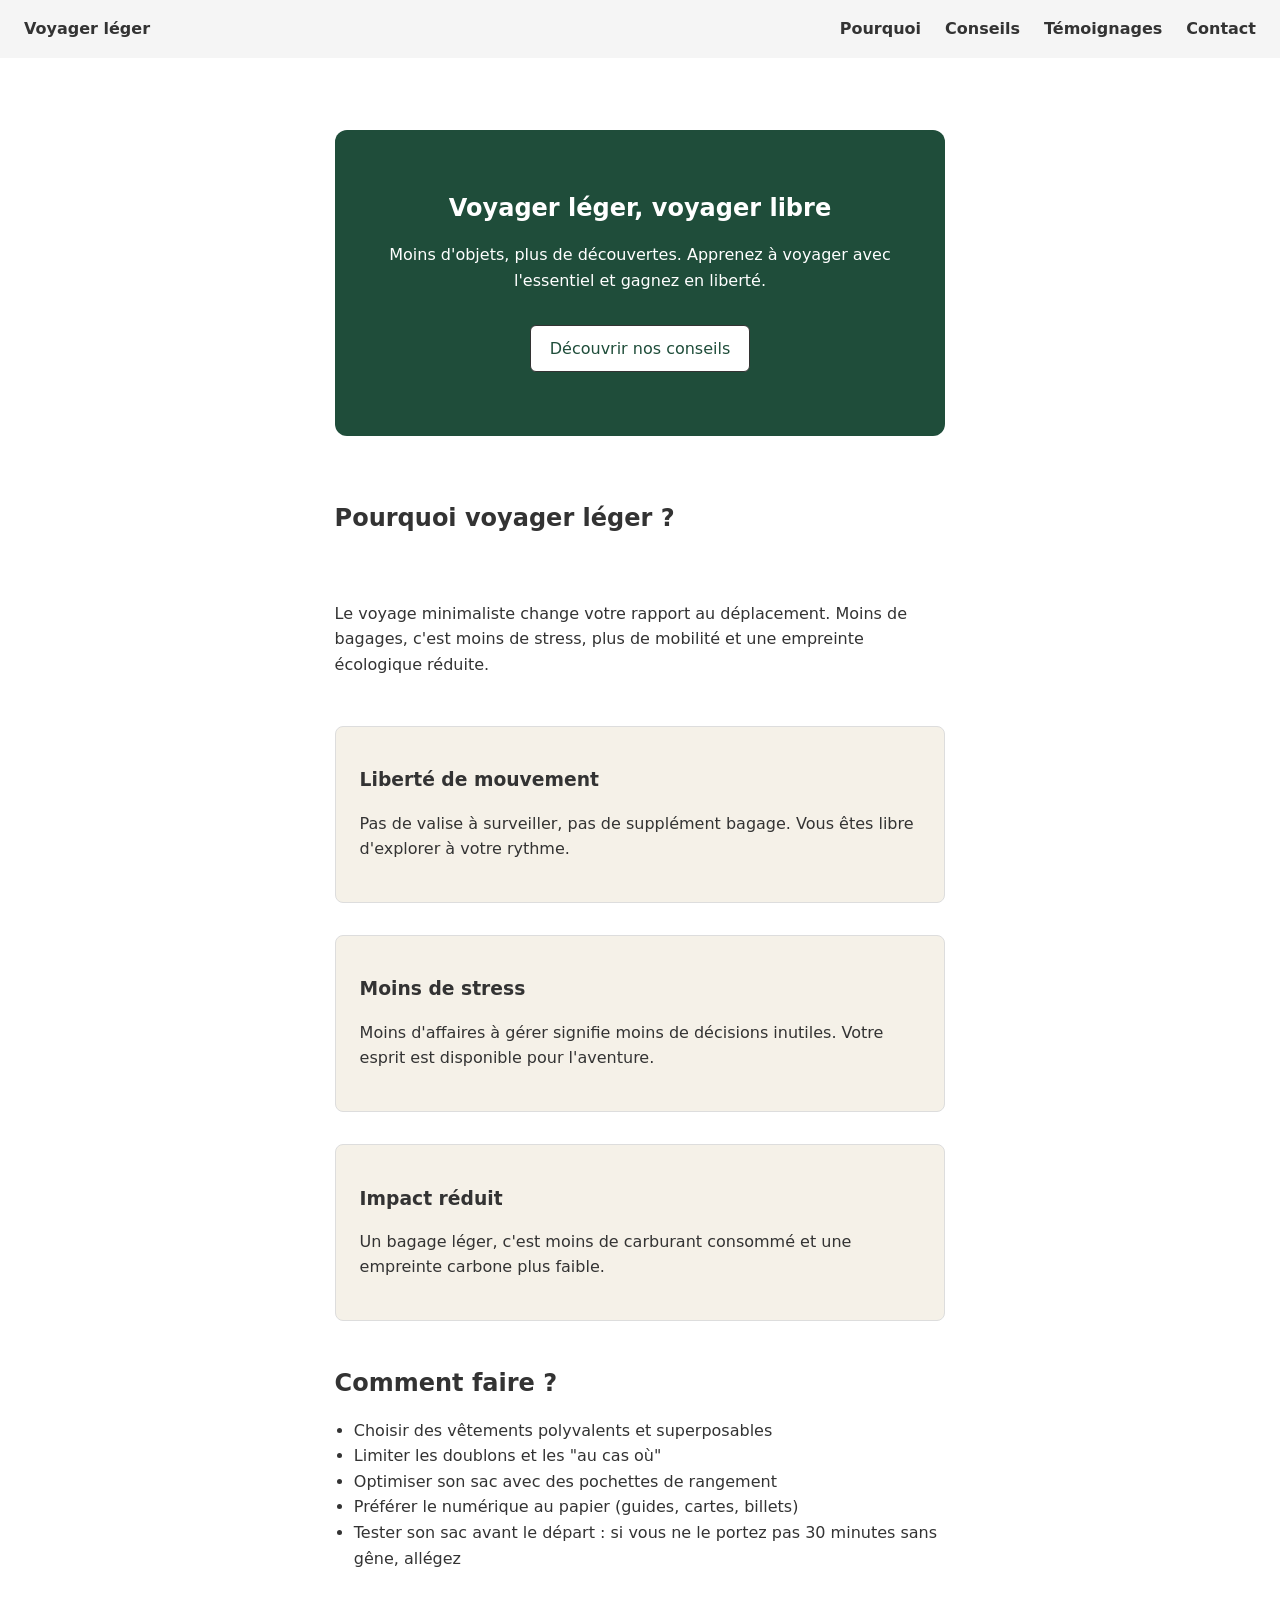
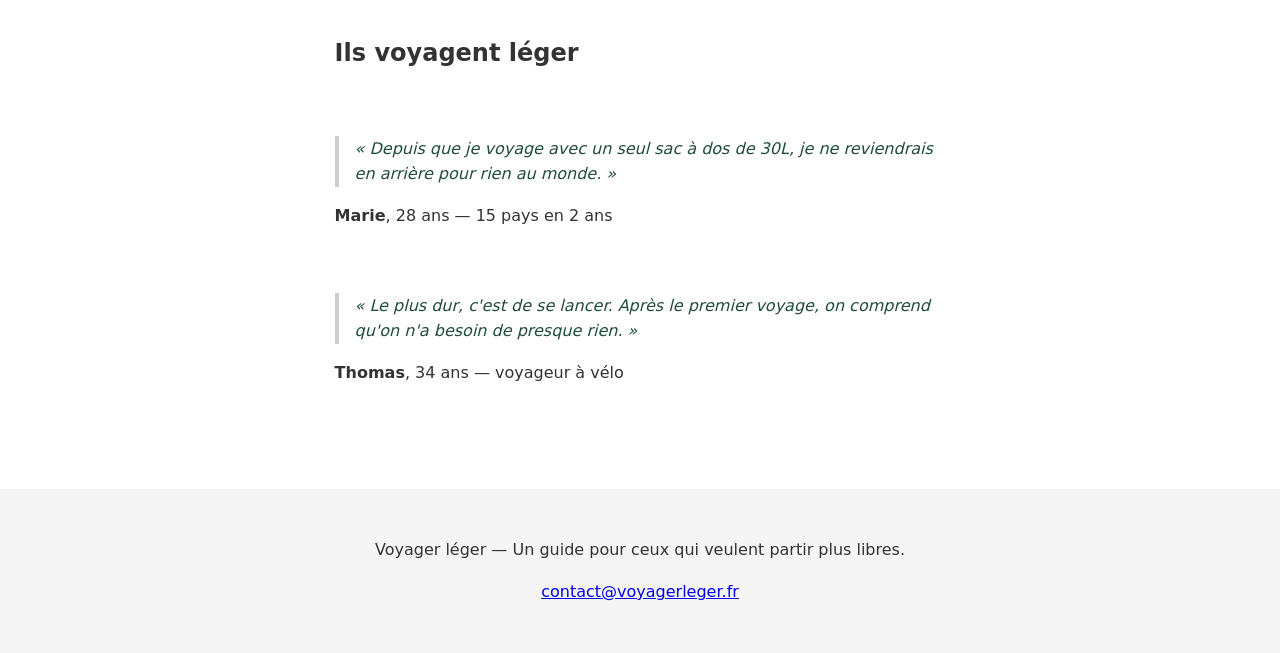
<file: TD2/index.html>
<!DOCTYPE html>
<html lang="fr">
<head>
  <meta charset="UTF-8">
  <meta name="viewport" content="width=device-width, initial-scale=1.0">
  <title>Voyager léger — Guide du voyage minimaliste</title>
  <link rel="stylesheet" href="style.css">
</head>
<body>

  <header>
    <nav>
      <a href="#" class="logo">Voyager léger</a>
      <ul>
        <li><a href="#pourquoi">Pourquoi</a></li>
        <li><a href="#conseils">Conseils</a></li>
        <li><a href="#temoignages">Témoignages</a></li>
        <li><a href="#contact">Contact</a></li>
      </ul>
    </nav>
  </header>

  <main>

    <section class="hero">
      <h1>Voyager léger, voyager libre</h1>
      <p>Moins d'objets, plus de découvertes. Apprenez à voyager avec l'essentiel et gagnez en liberté.</p>
      <a href="#conseils">Découvrir nos conseils</a>
    </section>

    <section id="pourquoi">
      <h2>Pourquoi voyager léger ?</h2>
      <p>Le voyage minimaliste change votre rapport au déplacement. Moins de bagages, c'est moins de stress, plus de mobilité et une empreinte écologique réduite.</p>

      <article>
        <h3>Liberté de mouvement</h3>
        <p>Pas de valise à surveiller, pas de supplément bagage. Vous êtes libre d'explorer à votre rythme.</p>
      </article>

      <article>
        <h3>Moins de stress</h3>
        <p>Moins d'affaires à gérer signifie moins de décisions inutiles. Votre esprit est disponible pour l'aventure.</p>
      </article>

      <article>
        <h3>Impact réduit</h3>
        <p>Un bagage léger, c'est moins de carburant consommé et une empreinte carbone plus faible.</p>
      </article>
    </section>

    <section id="conseils">
      <h2>Comment faire ?</h2>
      <ul>
        <li>Choisir des vêtements polyvalents et superposables</li>
        <li>Limiter les doublons et les "au cas où"</li>
        <li>Optimiser son sac avec des pochettes de rangement</li>
        <li>Préférer le numérique au papier (guides, cartes, billets)</li>
        <li>Tester son sac avant le départ : si vous ne le portez pas 30 minutes sans gêne, allégez</li>
      </ul>
    </section>

    <section id="temoignages">
      <h2>Ils voyagent léger</h2>

      <article>
        <blockquote>
          <p>« Depuis que je voyage avec un seul sac à dos de 30L, je ne reviendrais en arrière pour rien au monde. »</p>
        </blockquote>
        <p><strong>Marie</strong>, 28 ans — 15 pays en 2 ans</p>
      </article>

      <article>
        <blockquote>
          <p>« Le plus dur, c'est de se lancer. Après le premier voyage, on comprend qu'on n'a besoin de presque rien. »</p>
        </blockquote>
        <p><strong>Thomas</strong>, 34 ans — voyageur à vélo</p>
      </article>
    </section>

  </main>

  <footer id="contact">
    <p>Voyager léger — Un guide pour ceux qui veulent partir plus libres.</p>
    <p><a href="mailto:contact@voyagerleger.fr">contact@voyagerleger.fr</a></p>
  </footer>

</body>
</html>
</file>
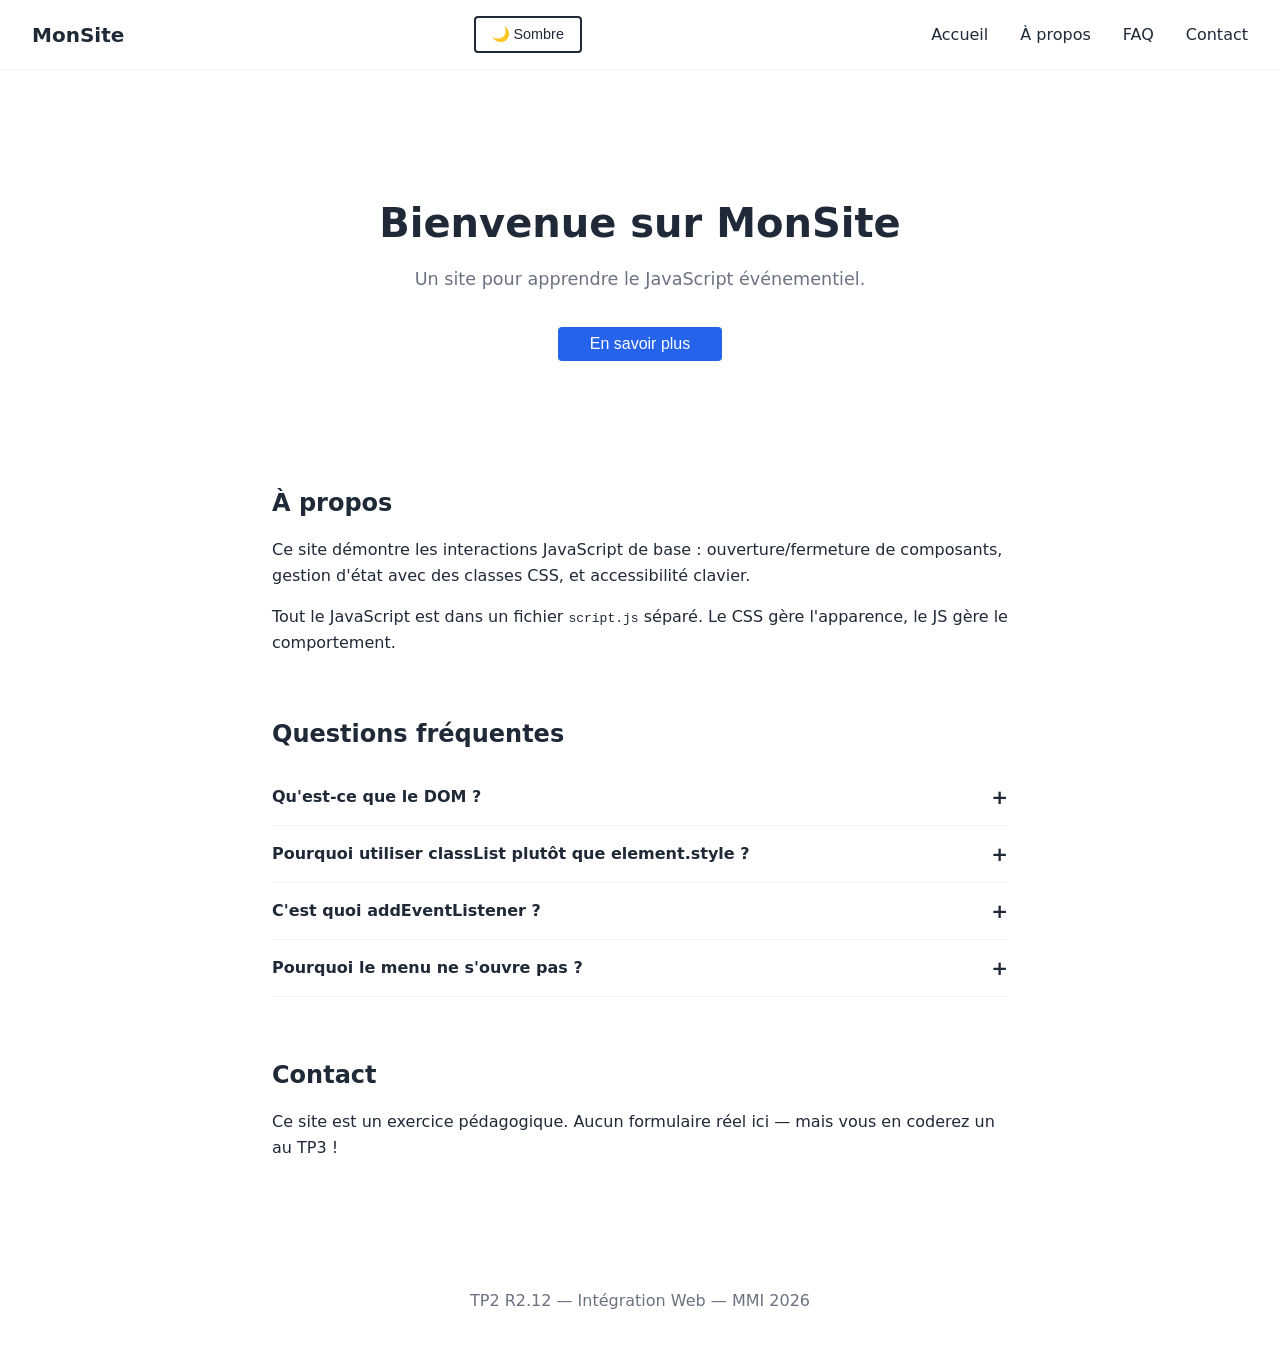
<file: TP2/index.html>
<!DOCTYPE html>
<html lang="fr">
<head>
  <meta charset="UTF-8">
  <meta name="viewport" content="width=device-width, initial-scale=1.0">
  <title>TP2 — JavaScript événementiel</title>
  <style>
    /* ================================
       VARIABLES
       ================================ */
    :root {
      --color-primary: #2563eb;
      --color-text: #1f2937;
      --color-text-light: #6b7280;
      --color-bg: #ffffff;
      --color-bg-alt: #f3f4f6;
      --color-overlay: rgba(0, 0, 0, 0.5);
      --font-base: system-ui, -apple-system, sans-serif;
      --space-sm: 0.5rem;
      --space-md: 1rem;
      --space-lg: 2rem;
      --space-xl: 4rem;
    }

    /* ================================
       THÈME SOMBRE (bonus)
       ================================ */
    .dark {
      --color-primary: #60a5fa;
      --color-text: #e5e7eb;
      --color-text-light: #9ca3af;
      --color-bg: #111827;
      --color-bg-alt: #1f2937;
      --color-overlay: rgba(0, 0, 0, 0.7);
    }

    /* ================================
       BASE
       ================================ */
    *, *::before, *::after {
      box-sizing: border-box;
    }

    body {
      font-family: var(--font-base);
      line-height: 1.6;
      color: var(--color-text);
      background-color: var(--color-bg);
      margin: 0;
      transition: background-color 0.3s, color 0.3s;
    }

    h1, h2, h3 { line-height: 1.2; }

    a {
      color: var(--color-primary);
      text-decoration: none;
    }

    a:hover { text-decoration: underline; }

    /* ================================
       HEADER + NAVIGATION
       ================================ */
    header {
      display: flex;
      justify-content: space-between;
      align-items: center;
      padding: var(--space-md) var(--space-lg);
      border-bottom: 1px solid var(--color-bg-alt);
    }

    .logo {
      font-weight: bold;
      font-size: 1.25rem;
      color: var(--color-text);
      text-decoration: none;
    }

    .header-right {
      display: flex;
      align-items: center;
      gap: var(--space-md);
    }

    /* Bouton menu burger */
    .menu-btn {
      display: none;
      background: none;
      border: 2px solid var(--color-text);
      border-radius: 0.25rem;
      color: var(--color-text);
      font-size: 1.25rem;
      padding: var(--space-sm);
      cursor: pointer;
      line-height: 1;
    }

    /* Bouton thème */
    #theme-toggle {
      background: none;
      border: 2px solid var(--color-text);
      border-radius: 0.25rem;
      color: var(--color-text);
      padding: var(--space-sm) var(--space-md);
      cursor: pointer;
      font-size: 0.9rem;
    }

    /* Navigation */
    .menu ul {
      display: flex;
      gap: var(--space-lg);
      list-style: none;
      padding: 0;
      margin: 0;
    }

    .menu a {
      color: var(--color-text);
      font-weight: 500;
    }

    /* Mobile : menu caché par défaut */
    @media (max-width: 640px) {
      .menu-btn {
        display: block;
      }

      .menu {
        display: none;
        position: absolute;
        top: 100%;
        left: 0;
        right: 0;
        background: var(--color-bg);
        border-bottom: 1px solid var(--color-bg-alt);
        padding: var(--space-md) var(--space-lg);
        z-index: 10;
      }

      .menu.is-open {
        display: block;
      }

      .menu ul {
        flex-direction: column;
        gap: var(--space-md);
      }

      header {
        position: relative;
      }
    }

    /* ================================
       MAIN
       ================================ */
    main {
      max-width: 800px;
      margin: 0 auto;
      padding: var(--space-lg);
    }

    section {
      margin-bottom: var(--space-xl);
    }

    /* ================================
       HERO
       ================================ */
    .hero {
      text-align: center;
      padding: var(--space-xl) 0;
    }

    .hero h1 {
      font-size: 2.5rem;
      margin-bottom: var(--space-sm);
    }

    .hero p {
      color: var(--color-text-light);
      font-size: 1.1rem;
    }

    /* ================================
       BOUTON MODALE
       ================================ */
    .modal-open {
      background-color: var(--color-primary);
      color: white;
      border: none;
      padding: var(--space-sm) var(--space-lg);
      border-radius: 0.25rem;
      font-size: 1rem;
      cursor: pointer;
      margin-top: var(--space-md);
    }

    .modal-open:hover {
      opacity: 0.9;
    }

    /* ================================
       MODALE
       ================================ */
    .modal {
      display: none;
      position: fixed;
      top: 0;
      left: 0;
      width: 100%;
      height: 100%;
      background: var(--color-overlay);
      z-index: 100;
      justify-content: center;
      align-items: center;
    }

    .modal.is-visible {
      display: flex;
    }

    .modal-content {
      background: var(--color-bg);
      border-radius: 0.5rem;
      padding: var(--space-lg);
      max-width: 500px;
      width: 90%;
      position: relative;
    }

    .modal-content h2 {
      margin-top: 0;
    }

    .modal-close {
      position: absolute;
      top: var(--space-md);
      right: var(--space-md);
      background: none;
      border: none;
      font-size: 1.5rem;
      cursor: pointer;
      color: var(--color-text);
      line-height: 1;
    }

    /* ================================
       ACCORDÉON FAQ
       ================================ */
    .faq-item {
      border-bottom: 1px solid var(--color-bg-alt);
    }

    .faq-question {
      width: 100%;
      background: none;
      border: none;
      text-align: left;
      padding: var(--space-md) 0;
      font-size: 1rem;
      font-weight: 600;
      color: var(--color-text);
      cursor: pointer;
      display: flex;
      justify-content: space-between;
      align-items: center;
      font-family: var(--font-base);
    }

    .faq-question::after {
      content: '+';
      font-size: 1.25rem;
      transition: transform 0.2s;
    }

    .faq-answer {
      display: none;
      padding: 0 0 var(--space-md) 0;
      color: var(--color-text-light);
    }

    .faq-answer.is-visible {
      display: block;
    }

    /* ================================
       FOCUS VISIBLE
       ================================ */
    :focus-visible {
      outline: 2px solid var(--color-primary);
      outline-offset: 2px;
    }
  </style>
</head>
<body>

  <!-- ================================
       HEADER + NAVIGATION
       ================================ -->
  <header>
    <a href="#" class="logo">MonSite</a>
    <div class="header-right">
      <button id="theme-toggle">🌙 Sombre</button>
      <button class="menu-btn" aria-expanded="false">☰</button>
    </div>
    <nav class="menu">
      <ul>
        <li><a href="#accueil">Accueil</a></li>
        <li><a href="#apropos">À propos</a></li>
        <li><a href="#faq">FAQ</a></li>
        <li><a href="#contact">Contact</a></li>
      </ul>
    </nav>
  </header>

  <main>

    <!-- ================================
         HERO + BOUTON MODALE
         ================================ -->
    <section id="accueil" class="hero">
      <h1>Bienvenue sur MonSite</h1>
      <p>Un site pour apprendre le JavaScript événementiel.</p>
      <button class="modal-open">En savoir plus</button>
    </section>

    <!-- ================================
         MODALE
         ================================ -->
    <div class="modal" aria-hidden="true">
      <div class="modal-content">
        <button class="modal-close">✕</button>
        <h2>À propos de ce site</h2>
        <p>Ce site est un exercice du TP2 R2.12. Il sert de support pour apprendre à manipuler le DOM avec JavaScript.</p>
        <p>Vous allez coder le menu burger, cette modale, et l'accordéon FAQ en JavaScript pur.</p>
      </div>
    </div>

    <!-- ================================
         SECTION À PROPOS
         ================================ -->
    <section id="apropos">
      <h2>À propos</h2>
      <p>Ce site démontre les interactions JavaScript de base : ouverture/fermeture de composants, gestion d'état avec des classes CSS, et accessibilité clavier.</p>
      <p>Tout le JavaScript est dans un fichier <code>script.js</code> séparé. Le CSS gère l'apparence, le JS gère le comportement.</p>
    </section>

    <!-- ================================
         ACCORDÉON FAQ
         ================================ -->
    <section id="faq">
      <h2>Questions fréquentes</h2>

      <div class="faq-item">
        <button class="faq-question">Qu'est-ce que le DOM ?</button>
        <div class="faq-answer">
          <p>Le DOM (Document Object Model) est la représentation de la page Web en mémoire. JavaScript peut le lire et le modifier pour créer des interactions.</p>
        </div>
      </div>

      <div class="faq-item">
        <button class="faq-question">Pourquoi utiliser classList plutôt que element.style ?</button>
        <div class="faq-answer">
          <p>Parce que le JavaScript gère le comportement et le CSS gère l'apparence. En utilisant classList, on garde chaque responsabilité à sa place.</p>
        </div>
      </div>

      <div class="faq-item">
        <button class="faq-question">C'est quoi addEventListener ?</button>
        <div class="faq-answer">
          <p>C'est la méthode qui permet de dire au navigateur : "quand tel événement arrive sur cet élément, exécute ce code". C'est le cœur du JavaScript événementiel.</p>
        </div>
      </div>

      <div class="faq-item">
        <button class="faq-question">Pourquoi le menu ne s'ouvre pas ?</button>
        <div class="faq-answer">
          <p>Probablement parce que le fichier script.js n'est pas encore lié, ou parce que le JavaScript n'est pas encore écrit. C'est votre mission !</p>
        </div>
      </div>
    </section>

    <!-- ================================
         CONTACT
         ================================ -->
    <section id="contact">
      <h2>Contact</h2>
      <p>Ce site est un exercice pédagogique. Aucun formulaire réel ici — mais vous en coderez un au TP3 !</p>
    </section>

  </main>

  <footer>
    <p style="text-align: center; padding: 1rem; color: var(--color-text-light);">TP2 R2.12 — Intégration Web — MMI 2026</p>
  </footer>

  <!-- ================================
       JAVASCRIPT : à vous de jouer !
       Créez un fichier script.js et liez-le ici.
       ================================ -->
  <script src="script.js" defer></script>

</body>
</html>
</file>
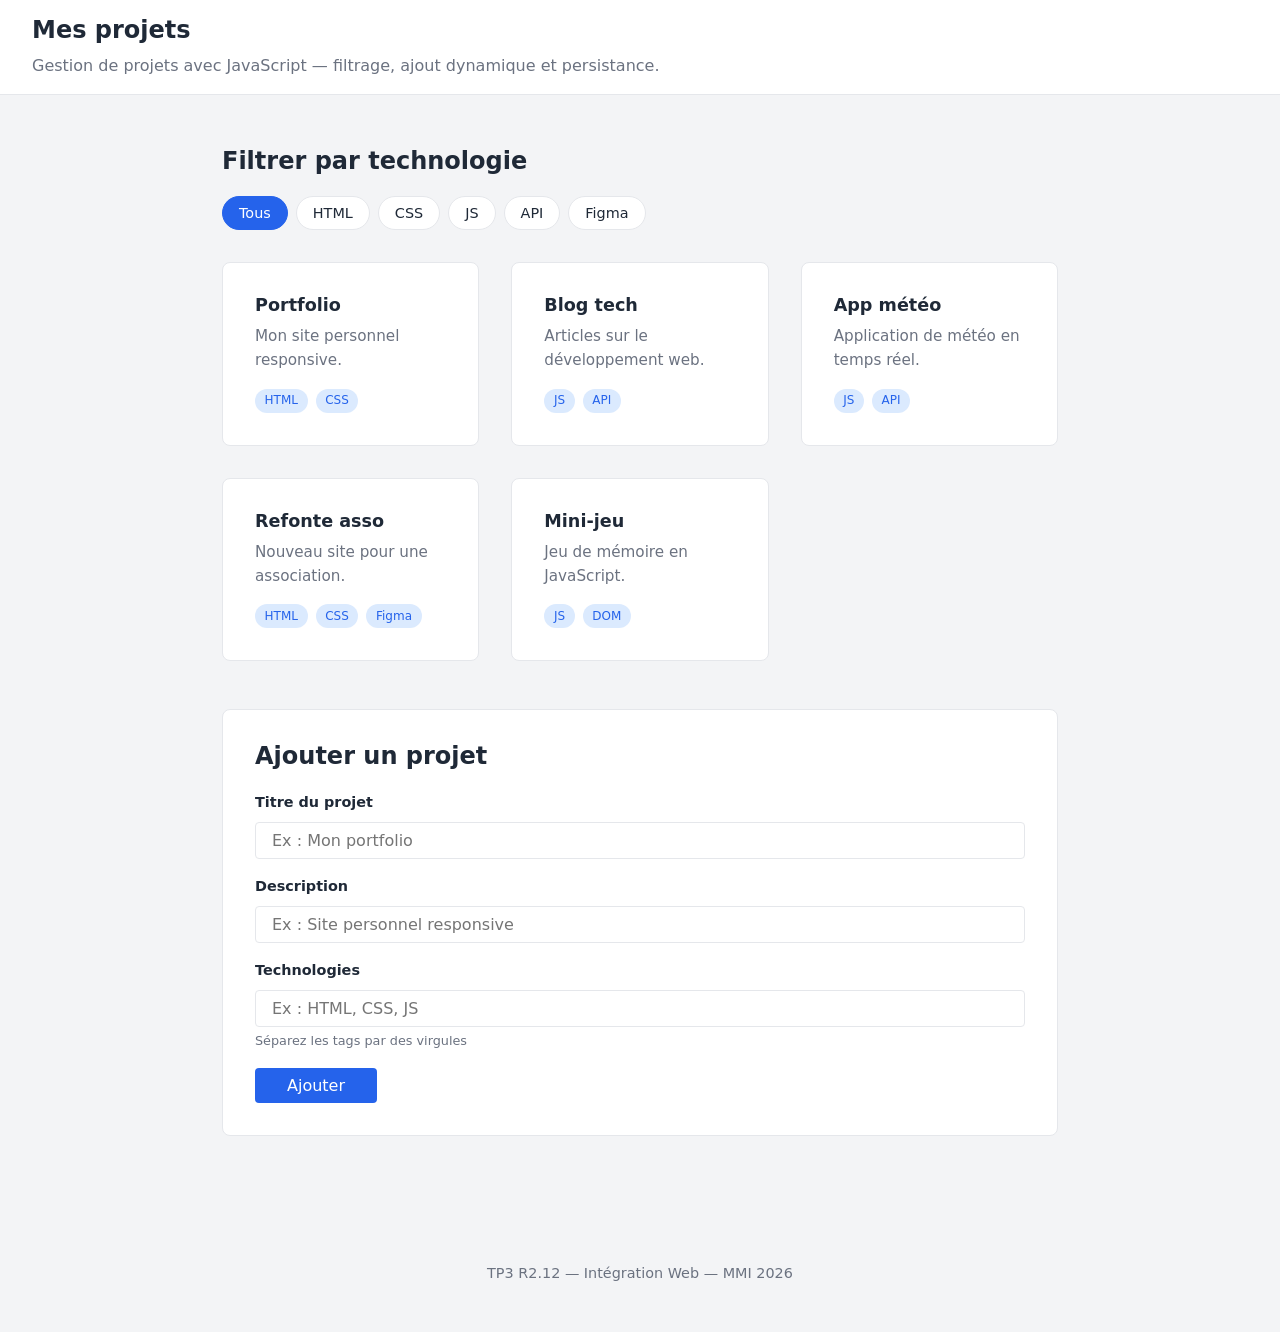
<file: TP3/index.html>
<!DOCTYPE html>
<html lang="fr">
<head>
  <meta charset="UTF-8">
  <meta name="viewport" content="width=device-width, initial-scale=1.0">
  <title>TP3 — JavaScript + données</title>
  <style>
    /* ================================
       VARIABLES
       ================================ */
    :root {
      --color-primary: #2563eb;
      --color-primary-light: #dbeafe;
      --color-text: #1f2937;
      --color-text-light: #6b7280;
      --color-bg: #ffffff;
      --color-bg-alt: #f3f4f6;
      --color-border: #e5e7eb;
      --color-error: #dc2626;
      --color-success: #059669;
      --font-base: system-ui, -apple-system, sans-serif;
      --space-sm: 0.5rem;
      --space-md: 1rem;
      --space-lg: 2rem;
      --space-xl: 3rem;
      --radius: 0.5rem;
    }

    /* ================================
       BASE
       ================================ */
    *, *::before, *::after {
      box-sizing: border-box;
    }

    body {
      font-family: var(--font-base);
      line-height: 1.6;
      color: var(--color-text);
      background-color: var(--color-bg-alt);
      margin: 0;
    }

    h1, h2, h3 { line-height: 1.2; }

    /* ================================
       LAYOUT
       ================================ */
    header {
      background: var(--color-bg);
      border-bottom: 1px solid var(--color-border);
      padding: var(--space-md) var(--space-lg);
    }

    header h1 {
      margin: 0;
      font-size: 1.5rem;
    }

    header p {
      margin: var(--space-sm) 0 0;
      color: var(--color-text-light);
    }

    main {
      max-width: 900px;
      margin: 0 auto;
      padding: var(--space-lg);
    }

    section {
      margin-bottom: var(--space-xl);
    }

    /* ================================
       FILTRES
       ================================ */
    .filtres {
      display: flex;
      flex-wrap: wrap;
      gap: var(--space-sm);
      margin-bottom: var(--space-lg);
    }

    .filtre {
      background: var(--color-bg);
      border: 1px solid var(--color-border);
      border-radius: 2rem;
      padding: var(--space-sm) var(--space-md);
      font-size: 0.9rem;
      cursor: pointer;
      color: var(--color-text);
      font-family: var(--font-base);
      transition: background-color 0.2s, border-color 0.2s;
    }

    .filtre:hover {
      border-color: var(--color-primary);
    }

    .filtre.active {
      background-color: var(--color-primary);
      color: white;
      border-color: var(--color-primary);
    }

    /* ================================
       GRILLE DE PROJETS
       ================================ */
    #projets-liste {
      display: grid;
      grid-template-columns: repeat(auto-fit, minmax(250px, 1fr));
      gap: var(--space-lg);
      min-height: 100px;
    }

    /* Style des cartes (générées en JS) */
    .carte {
      background: var(--color-bg);
      border: 1px solid var(--color-border);
      border-radius: var(--radius);
      padding: var(--space-lg);
      transition: transform 0.2s, box-shadow 0.2s;
    }

    .carte:hover {
      transform: translateY(-2px);
      box-shadow: 0 4px 12px rgba(0, 0, 0, 0.08);
    }

    .carte h3 {
      margin: 0 0 var(--space-sm);
      font-size: 1.1rem;
    }

    .carte p {
      margin: 0 0 var(--space-md);
      color: var(--color-text-light);
      font-size: 0.95rem;
    }

    .tags {
      display: flex;
      flex-wrap: wrap;
      gap: var(--space-sm);
    }

    .tag {
      display: inline-block;
      font-size: 0.75rem;
      background: var(--color-primary-light);
      color: var(--color-primary);
      padding: 0.15rem 0.6rem;
      border-radius: 1rem;
      font-weight: 500;
    }

    /* ================================
       MESSAGES D'ÉTAT
       ================================ */
    .loading {
      text-align: center;
      color: var(--color-text-light);
      padding: var(--space-xl);
      grid-column: 1 / -1;
    }

    .error {
      text-align: center;
      color: var(--color-error);
      padding: var(--space-xl);
      grid-column: 1 / -1;
    }

    .vide {
      text-align: center;
      color: var(--color-text-light);
      padding: var(--space-xl);
      grid-column: 1 / -1;
    }

    /* ================================
       FORMULAIRE D'AJOUT
       ================================ */
    #form-ajout {
      background: var(--color-bg);
      border: 1px solid var(--color-border);
      border-radius: var(--radius);
      padding: var(--space-lg);
    }

    #form-ajout h2 {
      margin-top: 0;
    }

    .form-group {
      margin-bottom: var(--space-md);
    }

    .form-group label {
      display: block;
      font-weight: 600;
      margin-bottom: var(--space-sm);
      font-size: 0.9rem;
    }

    .form-group input {
      width: 100%;
      padding: var(--space-sm) var(--space-md);
      border: 1px solid var(--color-border);
      border-radius: 0.25rem;
      font-size: 1rem;
      font-family: var(--font-base);
      color: var(--color-text);
      background: var(--color-bg);
    }

    .form-group input:focus {
      outline: 2px solid var(--color-primary);
      outline-offset: 1px;
      border-color: var(--color-primary);
    }

    .form-group small {
      display: block;
      margin-top: 0.25rem;
      color: var(--color-text-light);
      font-size: 0.8rem;
    }

    #form-ajout button[type="submit"] {
      background-color: var(--color-primary);
      color: white;
      border: none;
      padding: var(--space-sm) var(--space-lg);
      border-radius: 0.25rem;
      font-size: 1rem;
      cursor: pointer;
      font-family: var(--font-base);
    }

    #form-ajout button[type="submit"]:hover {
      opacity: 0.9;
    }

    /* ================================
       COMPTEUR
       ================================ */
    .compteur {
      text-align: right;
      color: var(--color-text-light);
      font-size: 0.9rem;
      margin-bottom: var(--space-sm);
    }

    /* ================================
       FOOTER
       ================================ */
    footer {
      text-align: center;
      padding: var(--space-lg);
      color: var(--color-text-light);
      font-size: 0.9rem;
    }

    /* ================================
       FOCUS VISIBLE
       ================================ */
    :focus-visible {
      outline: 2px solid var(--color-primary);
      outline-offset: 2px;
    }

    /* ================================
       RESPONSIVE
       ================================ */
    @media (max-width: 600px) {
      main {
        padding: var(--space-md);
      }

      #projets-liste {
        grid-template-columns: 1fr;
      }
    }
  </style>
</head>
<body>

  <!-- ================================
       HEADER
       ================================ -->
  <header>
    <h1>Mes projets</h1>
    <p>Gestion de projets avec JavaScript — filtrage, ajout dynamique et persistance.</p>
  </header>

  <main>

    <!-- ================================
         FILTRES
         ================================ -->
    <section>
      <h2>Filtrer par technologie</h2>
      <div class="filtres">
        <button class="filtre active" data-tag="tous">Tous</button>
        <button class="filtre" data-tag="HTML">HTML</button>
        <button class="filtre" data-tag="CSS">CSS</button>
        <button class="filtre" data-tag="JS">JS</button>
        <button class="filtre" data-tag="API">API</button>
        <button class="filtre" data-tag="Figma">Figma</button>
      </div>

      <!-- Compteur de résultats -->
      <p class="compteur" aria-live="polite"></p>

      <!-- Conteneur des cartes (généré en JS) -->
      <div id="projets-liste">
        <p class="vide">Chargement des projets...</p>
      </div>
    </section>

    <!-- ================================
         FORMULAIRE D'AJOUT
         ================================ -->
    <section>
      <form id="form-ajout">
        <h2>Ajouter un projet</h2>

        <div class="form-group">
          <label for="input-titre">Titre du projet</label>
          <input type="text" id="input-titre" placeholder="Ex : Mon portfolio" required>
        </div>

        <div class="form-group">
          <label for="input-desc">Description</label>
          <input type="text" id="input-desc" placeholder="Ex : Site personnel responsive" required>
        </div>

        <div class="form-group">
          <label for="input-tags">Technologies</label>
          <input type="text" id="input-tags" placeholder="Ex : HTML, CSS, JS">
          <small>Séparez les tags par des virgules</small>
        </div>

        <button type="submit">Ajouter</button>
      </form>
    </section>

  </main>

  <footer>
    <p>TP3 R2.12 — Intégration Web — MMI 2026</p>
  </footer>

  <!-- ================================
       JAVASCRIPT : à vous de jouer !
       Créez un fichier script.js et liez-le ici.
       ================================ -->
      <script src="script.js"></script>

</body>
</html>
</file>
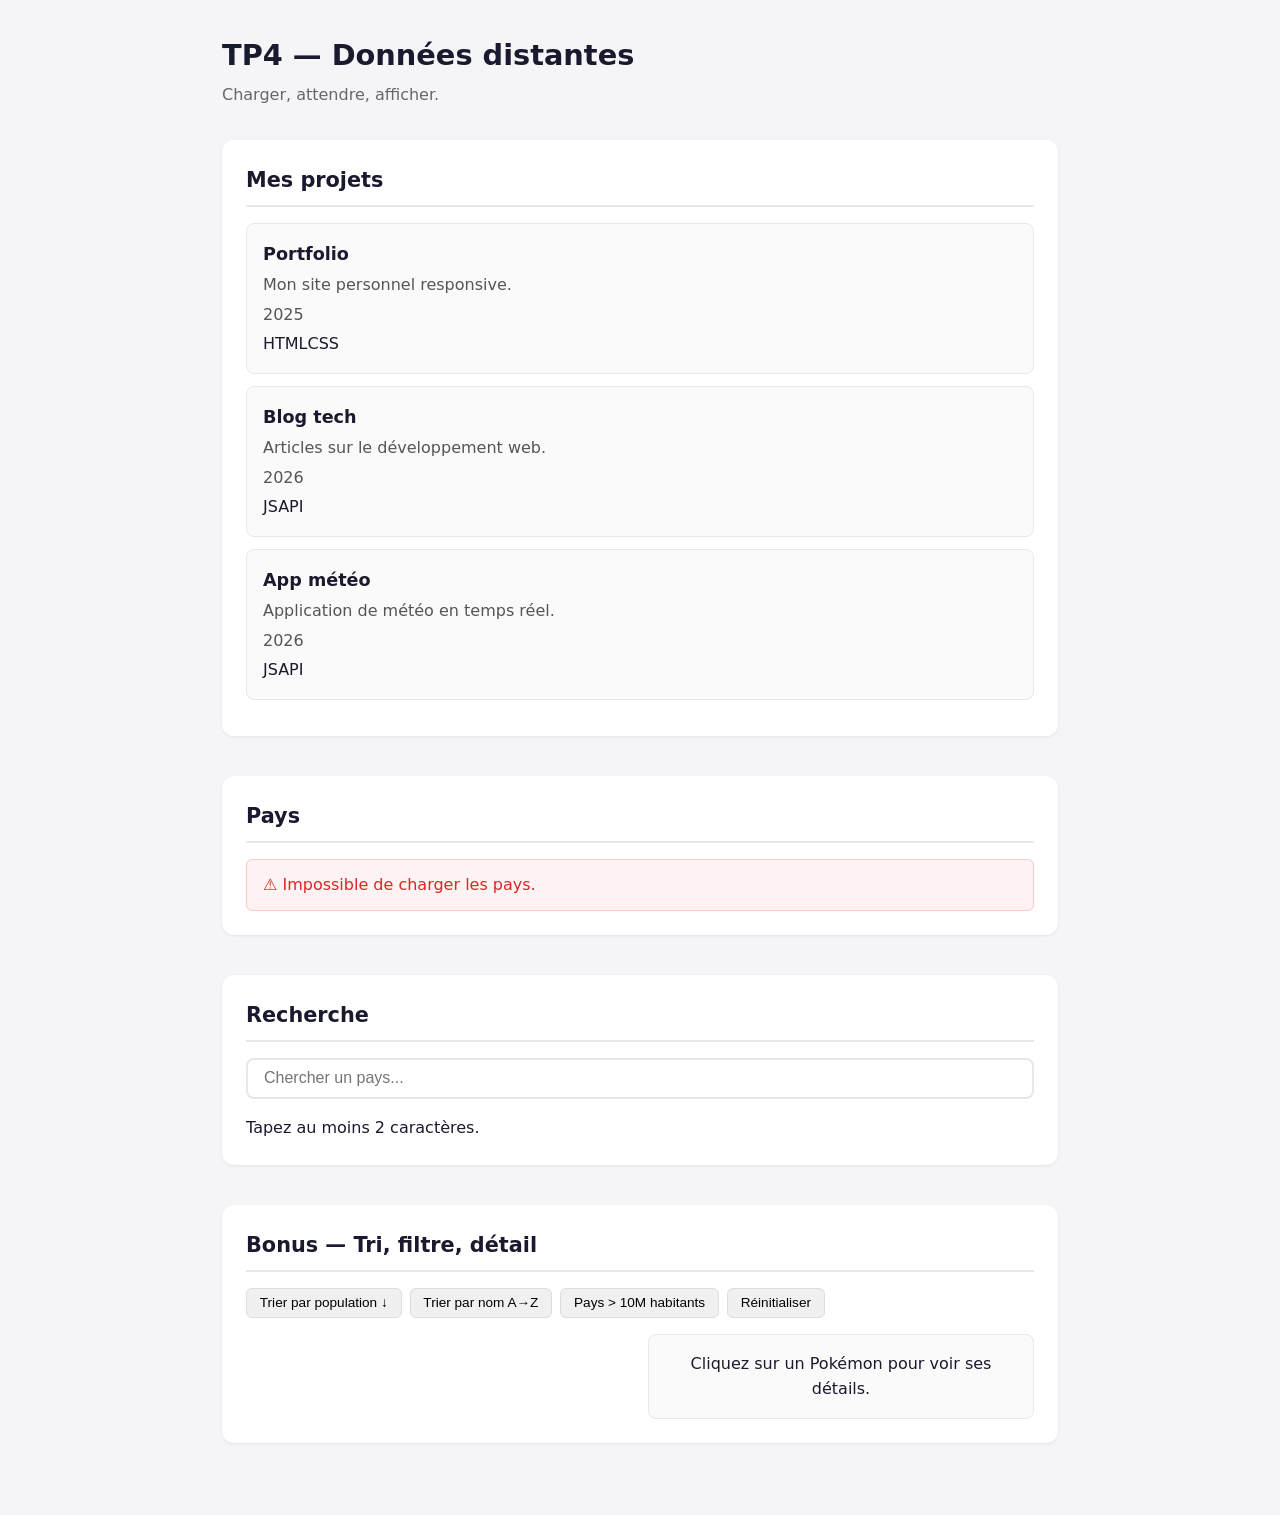
<file: TP4/index.html>
<!DOCTYPE html>
<html lang="fr">
<head>
  <meta charset="UTF-8">
  <meta name="viewport" content="width=device-width, initial-scale=1.0">
  <title>TP4 — Fetch & API</title>
  <link rel="stylesheet" href="style.css">
</head>
<body>

  <header>
    <h1>TP4 — Données distantes</h1>
    <p>Charger, attendre, afficher.</p>
  </header>

  <main>

    <!-- ============================================
         TEMPS 1 — JSON local
         Exercices 1.1 à 1.3
         ============================================ -->
    <section id="section-projets">
      <h2>Mes projets</h2>
      <div id="projets-liste" aria-live="polite">
        <p>Les projets s'afficheront ici.</p>
      </div>
    </section>

    <!-- ============================================
         TEMPS 2 — API distante
         Exercices 2.1 à 2.3
         ============================================ -->
    <section id="section-api">
      <h2>Pays</h2>
      <div id="pays-liste" aria-live="polite">
        <p>Les données de l'API s'afficheront ici.</p>
      </div>
    </section>

    <!-- ============================================
         TEMPS 3 — Recherche + API
         Exercices 3.1 et 3.2
         ============================================ -->
    <section id="section-recherche">
      <h2>Recherche</h2>
      <input type="search" id="recherche" placeholder="Chercher un pays...">
      <div id="recherche-resultats" aria-live="polite">
        <p>Tapez au moins 2 caractères.</p>
      </div>
    </section>

    <!-- ============================================
         TEMPS 4 — Aller plus loin (bonus)
         Exercices 4.1 à 4.3
         ============================================ -->
    <section id="section-bonus">
      <h2>Bonus — Tri, filtre, détail</h2>

      <!-- 4.1 — Contrôles de tri/filtre -->
      <div id="controles">
        <button id="tri-pop">Trier par population ↓</button>
        <button id="tri-nom">Trier par nom A→Z</button>
        <button id="filtre-grand">Pays > 10M habitants</button>
        <button id="reinitialiser">Réinitialiser</button>
      </div>

      <!-- 4.2 — Liste + Détail Pokémon -->
      <div id="pokemon">
        <div id="projets-liste"></div>
        <div id="detail-pokemon">
          <p>Cliquez sur un Pokémon pour voir ses détails.</p>
        </div>
      </div>
    </section>

  </main>

  <script src="script.js"></script>
</body>
</html>
</file>
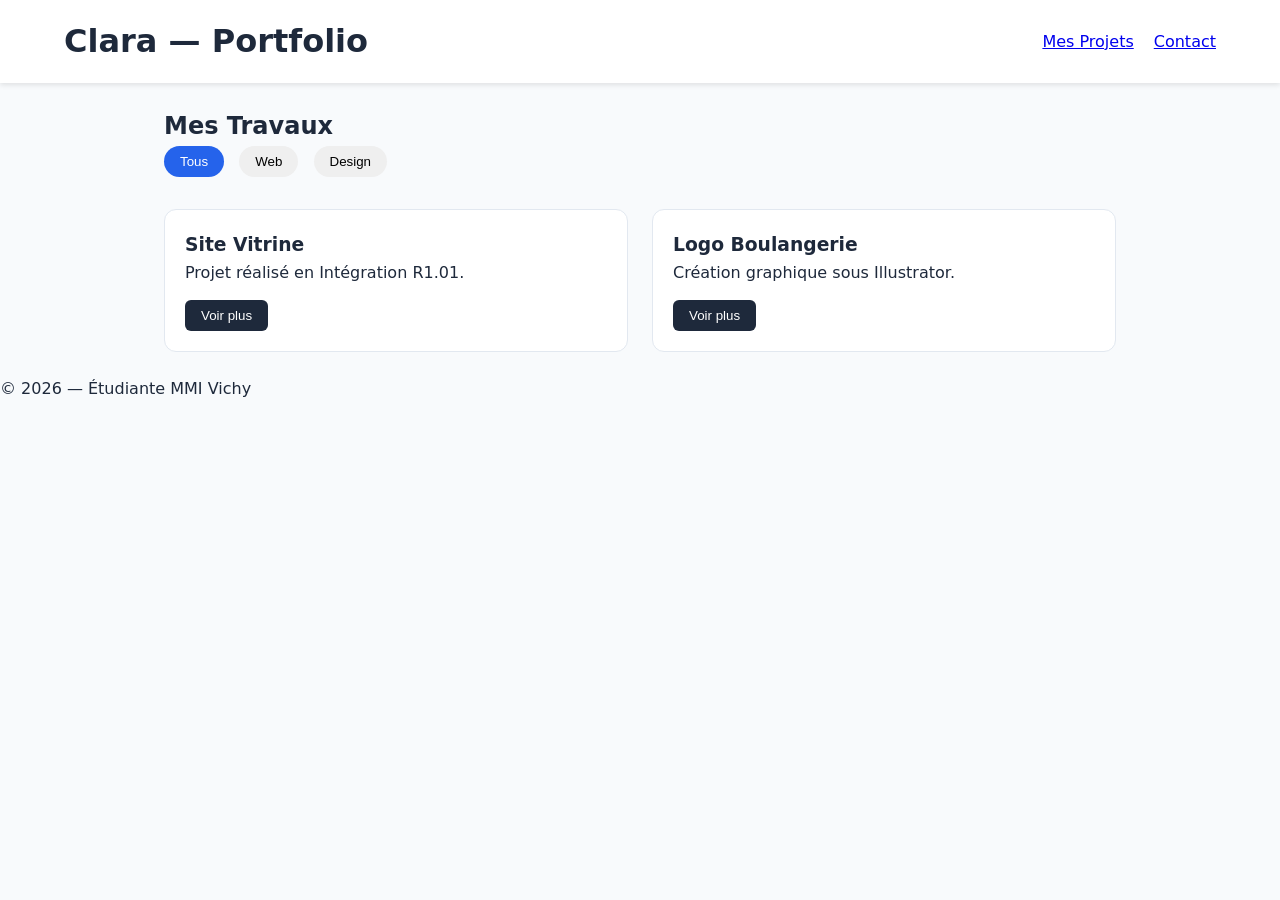
<file: TP5/index.html>
<!DOCTYPE html>
<html lang="fr">
<head>
  <meta charset="UTF-8">
  <meta name="viewport" content="width=device-width, initial-scale=1.0">
  <title>Mon Portfolio MMI</title>
  <link rel="stylesheet" href="style.css">
</head>
<body>

  <header class="main-header">
    <h1>Clara — Portfolio</h1>
    <nav>
      <ul class="nav-links">
        <li><a href="#projets">Mes Projets</a></li>
        <li><a href="#contact">Contact</a></li>
      </ul>
    </nav>
  </header>

  <main>
    <section id="projets" class="container">
      <h2>Mes Travaux</h2>
      
      <div class="filters">
        <button class="btn-filter active" data-filter="all">Tous</button>
        <button class="btn-filter" data-filter="web">Web</button>
        <button class="btn-filter" data-filter="design">Design</button>
      </div>

      <div class="projects-grid" id="projects-container">
        <article class="card" data-category="web">
          <h3>Site Vitrine</h3>
          <p>Projet réalisé en Intégration R1.01.</p>
          <button class="btn-detail">Voir plus</button>
        </article>
        
        <article class="card" data-category="design">
          <h3>Logo Boulangerie</h3>
          <p>Création graphique sous Illustrator.</p>
          <button class="btn-detail">Voir plus</button>
        </article>
      </div>
    </section>
  </main>

  <footer>
    <p>© 2026 — Étudiante MMI Vichy</p>
  </footer>

  <script src="script.js"></script>
</body>
</html>
</file>
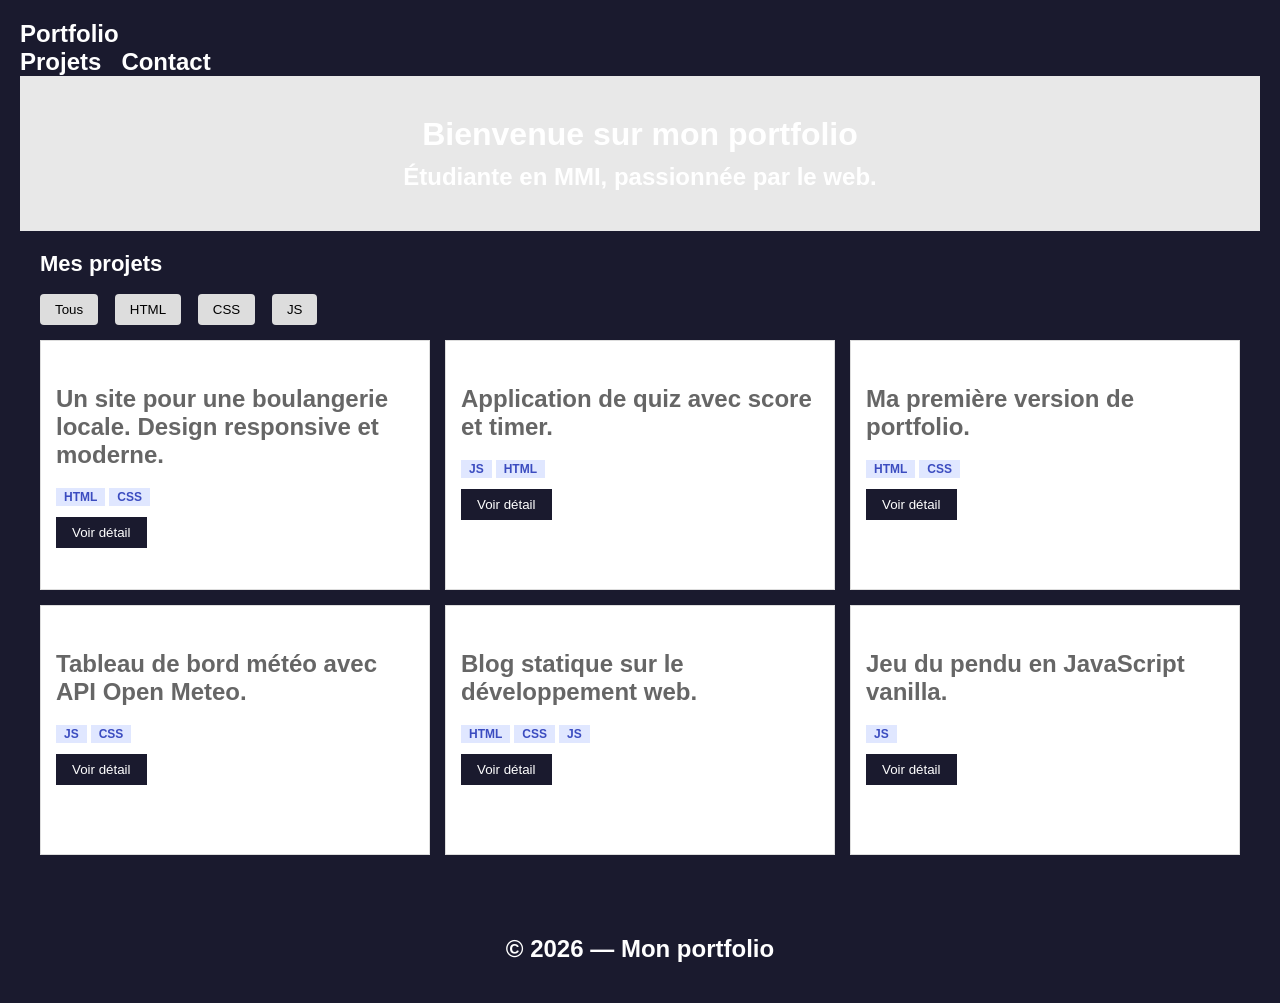
<file: TP5/page-cassee-corrigee.html>
<!DOCTYPE html>
<html>
<head>
  <meta charset="UTF-8">
  <title>Mon super site</title>
  <style>
    :root {
      --primary: #1a1a2e;
      --bg-light: #e8e8e8;
      --text: #333;
      --accent: #3b4cc0;
    }

    * { margin: 0; padding: 0; box-sizing: border-box; }

    body {
     font-family: system-ui, sans-serif; /* Plus moderne que Arial */
     color: var(--text);
    }

    * { margin: 0; padding: 0; box-sizing: border-box; }

    body {
      font-family: Arial;
      color: #333;
    }

    .header {
      background: #1a1a2e;
      color: white;
      padding: 20px;
      display: flex;
      justify-content: space-between;
      align-items: center;
    }

    .header .titre {
      font-size: 24px;
      font-weight: bold;
    }

    .header .nav ul {
      display: flex;
      list-style: none;
      gap: 20px;
    }

    .header .nav ul li a {
      color: white;
      text-decoration: none;
    }

    #main .content div.intro {
      padding: 40px 20px;
      text-align: center;
      background: #e8e8e8;
    }

    #main .content div.intro div.intro-titre {
      font-size: 32px;
      font-weight: bold;
      margin-bottom: 10px;
    }

    .projets-section {
      padding: 20px;
    }

    .projets-section .section-titre {
      font-size: 22px;
      font-weight: bold;
      margin-bottom: 15px;
    }

    .filtres-container {
      margin-bottom: 15px;
    }

    .filtres-container button {
      display: inline-block;
      padding: 8px 15px;     
      margin-right: 10px;     
      background: #ddd;       
      border: none;           
      border-radius: 4px;     
      cursor: pointer;
      font-family: inherit;  
    }

    .filtres-container span.actif {
      background: #1a1a2e !important;
      color: white !important;
    }

    .grille-projets {
      display: flex;
      flex-wrap: wrap;
      gap: 15px;
    }

    .grille-projets .carte-projet {
      flex: 1 1 300px; 
      min-height: 250px; 
      border: 1px solid #ddd;
      padding: 15px;
      background: white;
    }

    .grille-projets .carte-projet .carte-titre {
      font-size: 18px;
      font-weight: bold;
      margin-bottom: 8px;
    }

    .grille-projets .carte-projet .carte-description {
      color: #666;
      margin-bottom: 10px;
    }

    .grille-projets .carte-projet .carte-tags span {
      display: inline-block;
      padding: 2px 8px;
      background: #e0e7ff;
      color: #3b4cc0;
      font-size: 12px;
      margin-right: 4px;
    }

    .grille-projets .carte-projet .carte-bouton {
      display: inline-block;
      margin-top: 10px;
      padding: 8px 16px;
      background: #1a1a2e;
      color: white;
      border: none;
      cursor: pointer;
    }

    .modale-overlay {
      display: none;
      position: fixed;
      top: 0; left: 0; right: 0; bottom: 0;
      background: rgba(0,0,0,0.6);
      z-index: 100;
    }

    .modale-overlay .modale-contenu {
      position: absolute;
      top: 50%; left: 50%;
      transform: translate(-50%, -50%);
      background: white;
      padding: 30px;
      width: 500px;
      max-height: 80vh;
      overflow-y: auto;
    }

    .modale-overlay .modale-contenu .modale-fermer {
      position: absolute;
      top: 10px; right: 15px;
      font-size: 24px;
      cursor: pointer;
      background: none;
      border: none;
    }

    .footer {
      background: #1a1a2e;
      color: white;
      text-align: center;
      padding: 20px;
      margin-top: 40px;
    }

    button:focus, 
    a:focus {
     outline: 3px solid orange; 
     outline-offset: 2px;       
    }
  </style>
</head>
<body>

  <!-- PROBLÈME : pas de balises sémantiques, tout est en div -->
  <header class="header">
    <h1 class="titre">Portfolio</div>
    <nav class="nav">
      <ul>
        <li><a href="#projets">Projets</a></li>
        <li><a href="#contact">Contact</a></li>
      </ul>
    </div>
  </div>

  <div id="main">
    <div class="content">

      <div class="intro">
        <div class="intro-titre">Bienvenue sur mon portfolio</div>
        <div class="intro-description">Étudiante en MMI, passionnée par le web.</div>
      </div>

      <div class="projets-section" id="projets">
        <div class="section-titre">Mes projets</div>

        <div class="filtres-container">
          <button class="filtre actif" data-tag="tous">Tous</button>
          <button class="filtre" data-tag="HTML">HTML</button>
          <button class="filtre" data-tag="CSS">CSS</button>
          <button class="filtre" data-tag="JS">JS</button>
        </div>

        <div class="grille-projets" id="grille">
          <!-- Rempli par JS -->
        </div>
      </div>

    </div>
  </div>

  <!-- Modale -->
  <div class="modale-overlay" id="modale">
    <div class="modale-contenu">
      <span class="modale-fermer" onclick="fermerModale()">×</span>
      <div id="modale-body"></div>
    </div>
  </div>

  <footer class="footer">
    <div>© 2026 — Mon portfolio</div>
  </div>

  <script>
    // ============================
    // PROBLÈMES JS À TROUVER :
    // - onclick inline (pas addEventListener)
    // - getElementById au lieu de querySelector
    // - element.style au lieu de classList
    // - pas de gestion clavier (Escape, Tab)
    // - pas d'attributs aria
    // - données et affichage mélangés
    // ============================

    var projets = [
      { id: 1, titre: "Site vitrine", description: "Un site pour une boulangerie locale. Design responsive et moderne.", tags: ["HTML", "CSS"] },
      { id: 2, titre: "Quiz interactif", description: "Application de quiz avec score et timer.", tags: ["JS", "HTML"] },
      { id: 3, titre: "Portfolio v1", description: "Ma première version de portfolio.", tags: ["HTML", "CSS"] },
      { id: 4, titre: "Dashboard météo", description: "Tableau de bord météo avec API Open Meteo.", tags: ["JS", "CSS"] },
      { id: 5, titre: "Blog tech", description: "Blog statique sur le développement web.", tags: ["HTML", "CSS", "JS"] },
      { id: 6, titre: "Jeu du pendu", description: "Jeu du pendu en JavaScript vanilla.", tags: ["JS"] }
    ];

    function afficherProjets(liste) {
      var grille = document.getElementById('grille');
      grille.innerHTML = '';
      for (var i = 0; i < liste.length; i++) {
        var p = liste[i];
        var carte = document.createElement('div');
        carte.className = 'carte-projet';
        carte.innerHTML = '<div class="carte-titre">' + p.titre + '</div>' +
          '<div class="carte-description">' + p.description + '</div>' +
          '<div class="carte-tags">' + p.tags.map(function(t) { return '<span>' + t + '</span>'; }).join('') + '</div>' +
          '<button class="carte-bouton" onclick="ouvrirModale(' + p.id + ')">Voir détail</button>';
        grille.appendChild(carte);
      }
    }

    function filtrer(tag) {
      // Gestion visuelle des filtres actifs
      var filtres = document.querySelectorAll('.filtre');
      for (var i = 0; i < filtres.length; i++) {
        filtres[i].style.background = '#ddd';
        filtres[i].style.color = '#333';
      }
      event.target.style.background = '#1a1a2e';
      event.target.style.color = 'white';

      if (tag === 'tous') {
        afficherProjets(projets);
      } else {
        var filtres = projets.filter(function(p) { return p.tags.indexOf(tag) !== -1; });
        afficherProjets(filtres);
      }
    }

    function ouvrirModale(id) {
      var projet = null;
      for (var i = 0; i < projets.length; i++) {
        if (projets[i].id === id) {
          projet = projets[i];
          break;
        }
      }
      if (!projet) return;

      document.getElementById('modale-body').innerHTML =
        '<h2>' + projet.titre + '</h2>' +
        '<p>' + projet.description + '</p>' +
        '<p>Tags : ' + projet.tags.join(', ') + '</p>';

      document.getElementById('modale').style.display = 'block';
    }

    function fermerModale() {
      const modale = document.querySelector('#modale');
      modale.style.display = 'none';
      modale.setAttribute('aria-hidden', 'true');
    }

    window.addEventListener('keydown', function(e) {
      if (e.key === "Escape") {
        fermerModale();
      }
    });

    afficherProjets(projets);
  </script>

</body>
</html>
</file>
<file: TD2/style.css>
body {
  margin: 0;
  font-family: system-ui, sans-serif;
  line-height: 1.6;
  color: #333;
}

main {
  max-width: 60ch;
  margin: 0 auto;
  padding: 1.5rem;
}

h1, h2, h3 {
  line-height: 1.2;
}

h1 {
  margin-top: 0;
}

section {
  margin-top: 3rem;
}

nav {
  display: flex;
  justify-content: space-between;
  align-items: center;
  padding: 1rem 1.5rem;
}

nav ul {
  display: flex;
  gap: 1.5rem;
  list-style: none;
  padding: 0;
  margin: 0;
}

nav a {
  text-decoration: none;
  color: inherit;
}

.hero {
  text-align: center;
  padding: 4rem 1rem;
}

.hero a {
  display: inline-block;
  margin-top: 1rem;
  text-decoration: none;
  padding: 0.5rem 1rem;
  border: 1px solid #333;
  border-radius: 4px;
}

#pourquoi {
  display: flex;
  gap: 2rem;
  flex-wrap: wrap;
}

#pourquoi article {
  flex: 1 1 250px;
  padding: 1.5rem;
  border: 1px solid #ddd;
  border-radius: 8px;
}

#conseils ul {
  padding-left: 1.2rem;
}

#temoignages {
  display: flex;
  gap: 2rem;
  flex-wrap: wrap;
}

#temoignages blockquote {
  flex: 1 1 300px;
  margin: 0;
  padding-left: 1rem;
  border-left: 4px solid #ccc;
  font-style: italic;
}

footer {
  margin-top: 4rem;
  padding: 2rem 1rem;
  background: #f5f5f5;
  text-align: center;
}

#pourquoi article {
  background-color: #f5f1e8; /* beige / écru */
}

#temoignages blockquote {
  color: #1f4d3a; /* vert foncé élégant */
}

.hero {
  background-color: #1f4d3a; /* vert foncé élégant */
  color: white;
  border-radius: 12px;
}

.hero a {
  display: inline-block;
  margin-top: 1rem;
  padding: 0.6rem 1.2rem;
  background-color: white;
  color: #1f4d3a;
  border-radius: 6px;
  text-decoration: none;
}

nav a {
  font-weight: 600;
}

header {
  background-color: #f5f5f5; /* gris très clair */
}
</file>
<file: TP4/style.css>
/* ===========================
   TP4 — Styles de départ
   =========================== */

* {
  margin: 0;
  padding: 0;
  box-sizing: border-box;
}

body {
  font-family: system-ui, -apple-system, sans-serif;
  line-height: 1.6;
  color: #1a1a2e;
  background-color: #f5f5f7;
  padding: 2rem;
  max-width: 900px;
  margin: 0 auto;
}

/* --- En-tête --- */

header {
  margin-bottom: 2rem;
}

header h1 {
  font-size: 1.8rem;
  margin-bottom: 0.25rem;
}

header p {
  color: #666;
}

/* --- Sections --- */

section {
  margin-bottom: 2.5rem;
  padding: 1.5rem;
  background: white;
  border-radius: 12px;
  box-shadow: 0 1px 3px rgba(0, 0, 0, 0.08);
}

section h2 {
  font-size: 1.3rem;
  margin-bottom: 1rem;
  padding-bottom: 0.5rem;
  border-bottom: 2px solid #e8e8e8;
}

/* --- Cartes --- */

.carte {
  padding: 1rem;
  margin-bottom: 0.75rem;
  background: #fafafa;
  border: 1px solid #e8e8e8;
  border-radius: 8px;
}

.carte h3 {
  font-size: 1.1rem;
  margin-bottom: 0.25rem;
}

.carte p {
  color: #555;
  margin-bottom: 0.25rem;
}

.carte .annee {
  font-size: 0.85rem;
  color: #888;
}

/* --- Tags --- */

.tags {
  display: flex;
  gap: 0.4rem;
  flex-wrap: wrap;
  margin-top: 0.5rem;
}

.tag {
  display: inline-block;
  padding: 0.15rem 0.5rem;
  background: #e0e7ff;
  color: #3b4cc0;
  border-radius: 4px;
  font-size: 0.8rem;
  font-weight: 500;
}

/* --- États : chargement, erreur --- */

.loading {
  color: #666;
  font-style: italic;
  padding: 1rem 0;
}

.loading::before {
  content: '⏳ ';
}

.error {
  color: #dc2626;
  background: #fef2f2;
  padding: 0.75rem 1rem;
  border-radius: 6px;
  border: 1px solid #fecaca;
}

.error::before {
  content: '⚠️ ';
}

/* --- Champ de recherche --- */

input[type="search"] {
  width: 100%;
  padding: 0.6rem 1rem;
  font-size: 1rem;
  border: 2px solid #e8e8e8;
  border-radius: 8px;
  margin-bottom: 1rem;
  outline: none;
  transition: border-color 0.2s;
}

input[type="search"]:focus {
  border-color: #3b4cc0;
}

/* --- Boutons de contrôle (bonus) --- */

#controles {
  display: flex;
  gap: 0.5rem;
  flex-wrap: wrap;
  margin-bottom: 1rem;
}

#controles button {
  padding: 0.4rem 0.8rem;
  font-size: 0.85rem;
  background: #f0f0f0;
  border: 1px solid #ddd;
  border-radius: 6px;
  cursor: pointer;
  transition: background-color 0.2s;
}

#controles button:hover {
  background: #e0e7ff;
}

/* --- Pokémon liste + détail (bonus) --- */

#pokemon {
  display: grid;
  grid-template-columns: 1fr 1fr;
  gap: 1rem;
  margin-top: 1rem;
}

#liste-pokemon {
  display: flex;
  flex-direction: column;
  gap: 0.3rem;
  max-height: 400px;
  overflow-y: auto;
}

#liste-pokemon button {
  text-align: left;
  padding: 0.4rem 0.6rem;
  background: #fafafa;
  border: 1px solid #e8e8e8;
  border-radius: 4px;
  cursor: pointer;
  text-transform: capitalize;
  transition: background-color 0.2s;
}

#liste-pokemon button:hover {
  background: #e0e7ff;
}

#detail-pokemon {
  padding: 1rem;
  background: #fafafa;
  border: 1px solid #e8e8e8;
  border-radius: 8px;
  text-align: center;
}

#detail-pokemon h2 {
  text-transform: capitalize;
  border: none;
  padding: 0;
}

#detail-pokemon img {
  width: 120px;
  height: 120px;
  image-rendering: pixelated;
}
</file>
<file: TP5/style.css>
:root {
  --primary: #2563eb;
  --dark: #1e293b;
  --light: #f8fafc;
  --spacing: 1.5rem;
  --radius: 12px;
}


* { margin: 0; padding: 0; box-sizing: border-box; }

body {
  font-family: system-ui, sans-serif;
  line-height: 1.6;
  background-color: var(--light);
  color: var(--dark);
}

.container {
  max-width: 1000px;
  margin: 0 auto;
  padding: var(--spacing);
}


.main-header {
  display: flex;
  justify-content: space-between;
  align-items: center;
  padding: 1rem 5%;
  background: white;
  box-shadow: 0 2px 5px rgba(0,0,0,0.1);
}

.nav-links {
  display: flex;
  list-style: none;
  gap: 20px;
}


.projects-grid {
  display: grid;
  grid-template-columns: repeat(auto-fit, minmax(280px, 1fr));
  gap: var(--spacing);
  margin-top: 2rem;
}


.card {
  background: white;
  padding: 20px;
  border-radius: var(--radius);
  border: 1px solid #e2e8f0;
  transition: transform 0.2s, box-shadow 0.2s;
}

.card:hover {
  transform: translateY(-5px);
  box-shadow: 0 10px 15px rgba(0,0,0,0.1);
}


button:focus, a:focus {
  outline: 3px solid orange;
  outline-offset: 3px;
}

.btn-filter {
  padding: 8px 16px;
  border: none;
  border-radius: 20px;
  cursor: pointer;
  margin-right: 10px;
}

.btn-filter.active {
  background: var(--primary);
  color: white;
}

.btn-detail {
  margin-top: 15px;
  padding: 8px 16px;
  background-color: var(--dark);
  color: white;
  border: none;
  border-radius: 6px;
  cursor: pointer;
  transition: background 0.3s;
}

.btn-detail:hover {
  background-color: var(--primary);
}
</file>
